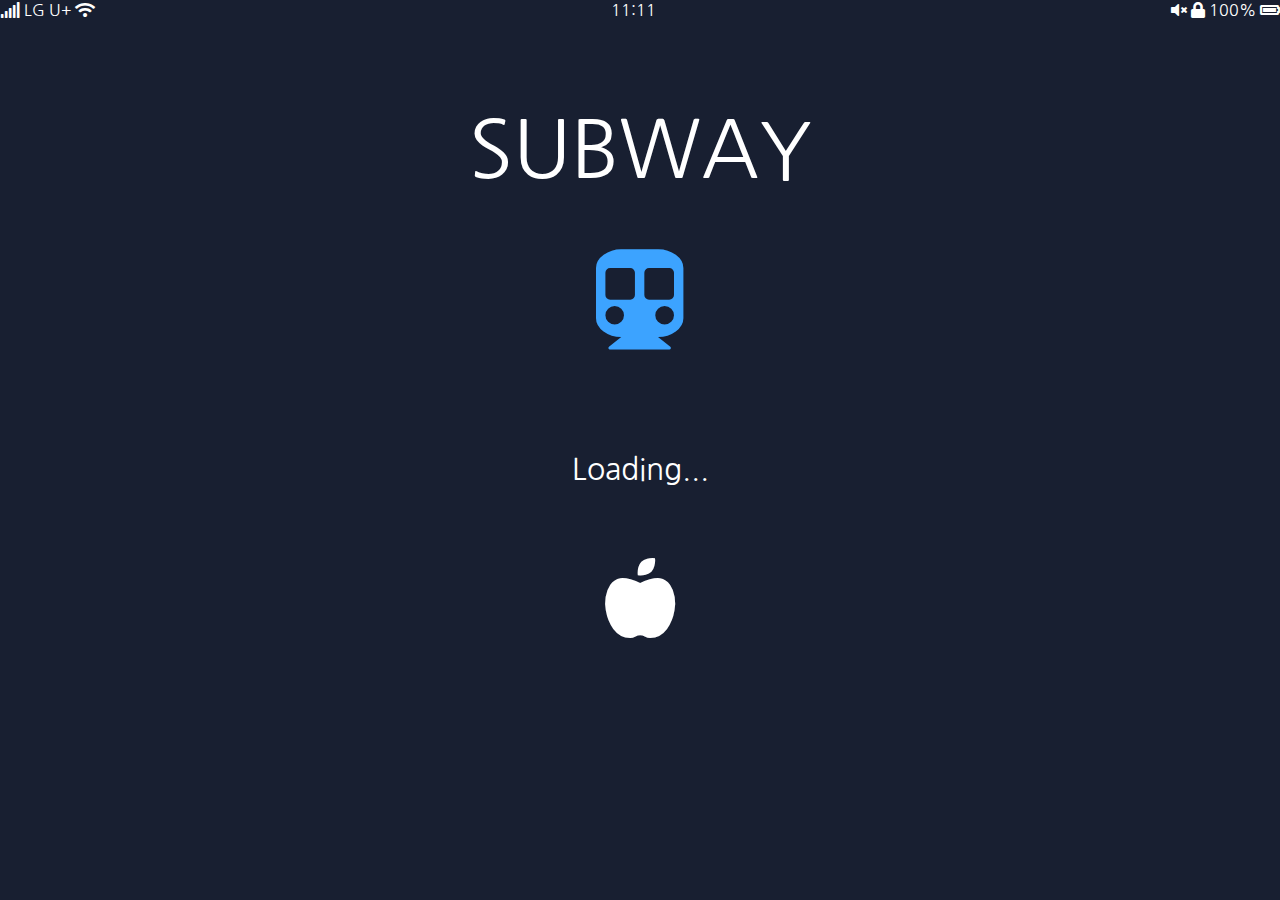
<file: html/index.html>
<!DOCTYPE html>
<html lang="en">
  <head>
    <meta charset="UTF-8" />
    <meta name="viewport" content="width=device-width, initial-scale=1.0" />
    <meta http-equiv="X-UA-Compatible" content="ie=edge" />
    <link rel="stylesheet" href="../css/style.css" />
    <link
      rel="stylesheet"
      href="https://use.fontawesome.com/releases/v5.9.0/css/all.css"
    />
    <title>Index | Project</title>
  </head>
  <body class="index-body">
    <header class="header">
      <div class="index-header-box">
        <div class="header-box__left-box">
          <i class="fas fa-signal"></i>
          <span class="header-box__time-box">LG U+</span>
          <i class="fas fa-wifi"></i>
        </div>
        <div class="header-box__middle-box">
          <span class="header-box__time-box">11:11</span>
        </div>
        <div class="header-box__right-box">
          <i class="fas fa-volume-mute"></i>
          <i class="fas fa-lock"></i>
          <span class="header-box__battery-level">100%</span>
          <i class="fas fa-battery-full"></i>
        </div>
      </div>
    </header>
    <main class="index-main">
      <div class="main-box">
        <div class="rectangular-title-box main-box">
          <span class="rect-title__span">SUBWAY</span>
        </div>
        <div class="subway-icon-box main-box">
          <i class="fas fa-subway"></i>
        </div>
        <div class="loading-icon-box main-box">
          <a href="main.html">
            <span class="loading-span">Loading...</span>
          </a>
        </div>
        <div class="logo-box main-box">
          <i class="fas fa-apple-alt"></i>
        </div>
      </div>
    </main>
    <script src="../js/time.js"></script>
  </body>
</html>
</file>
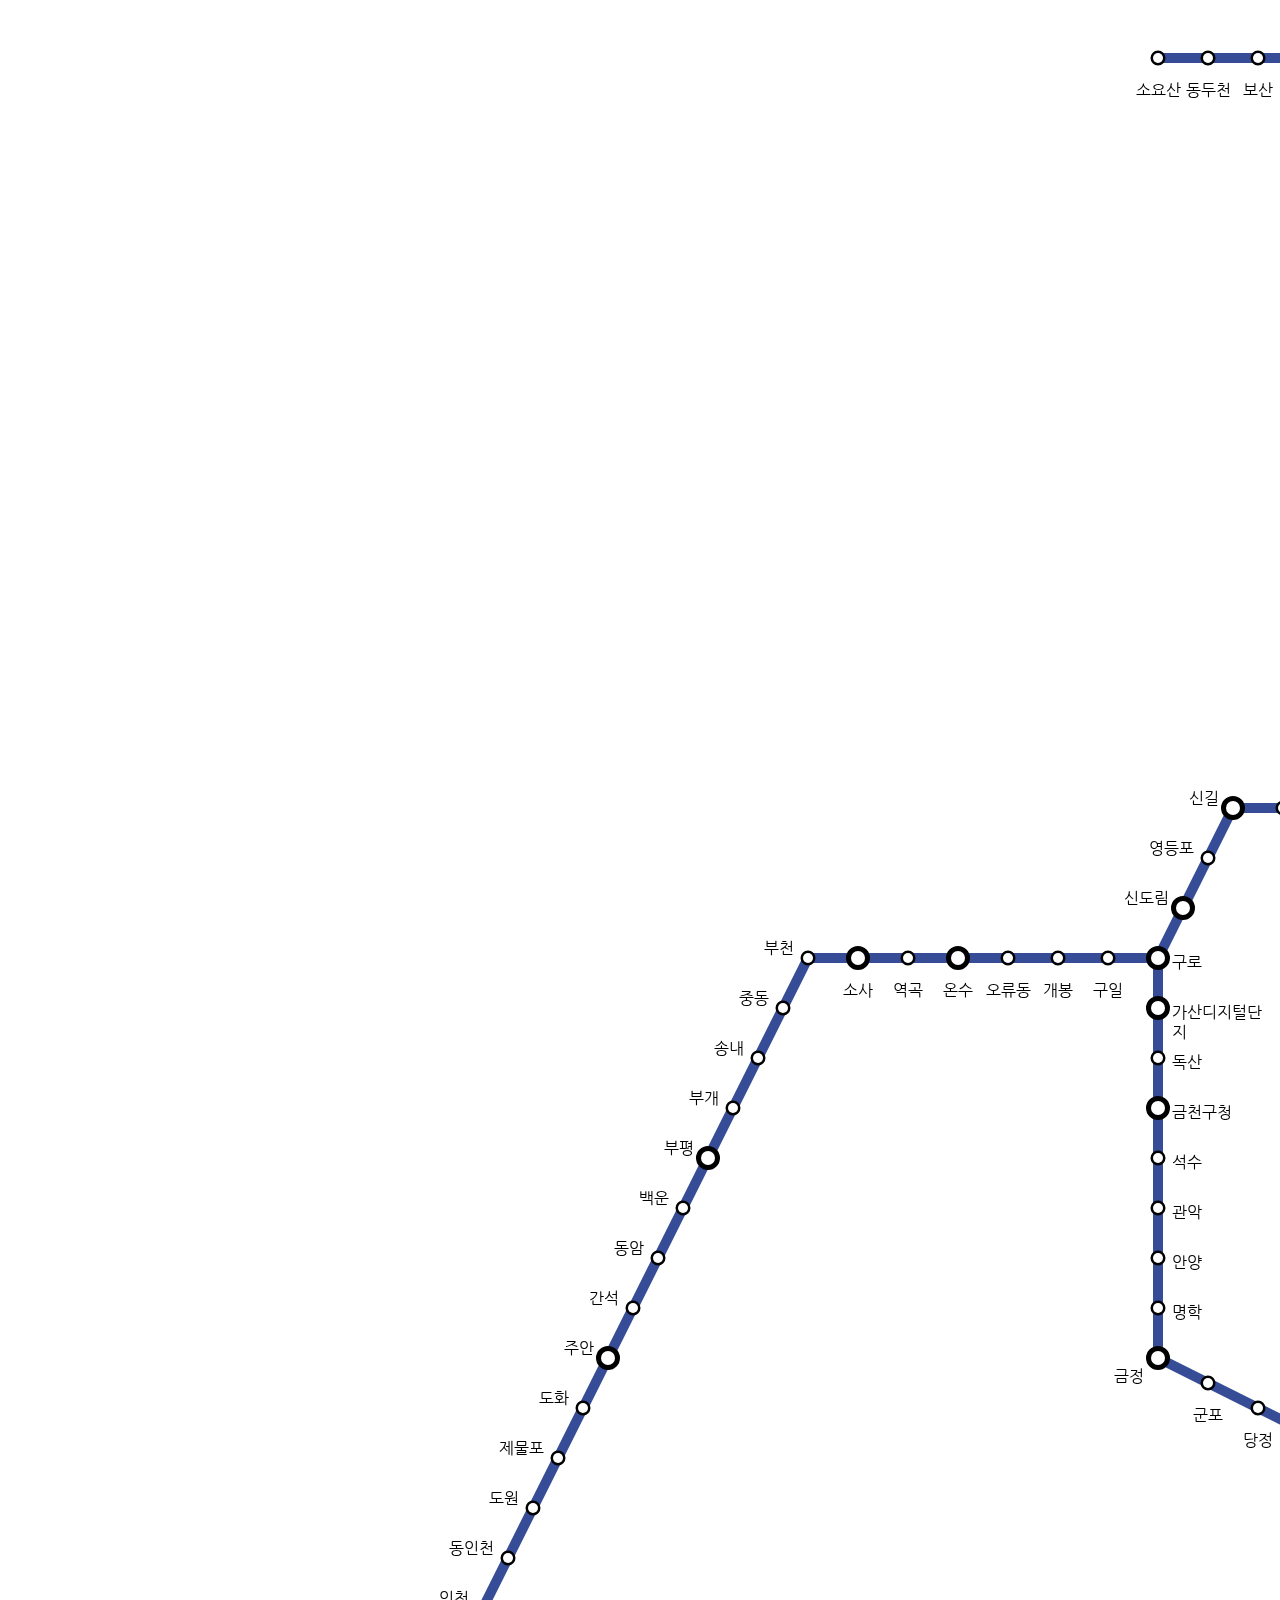
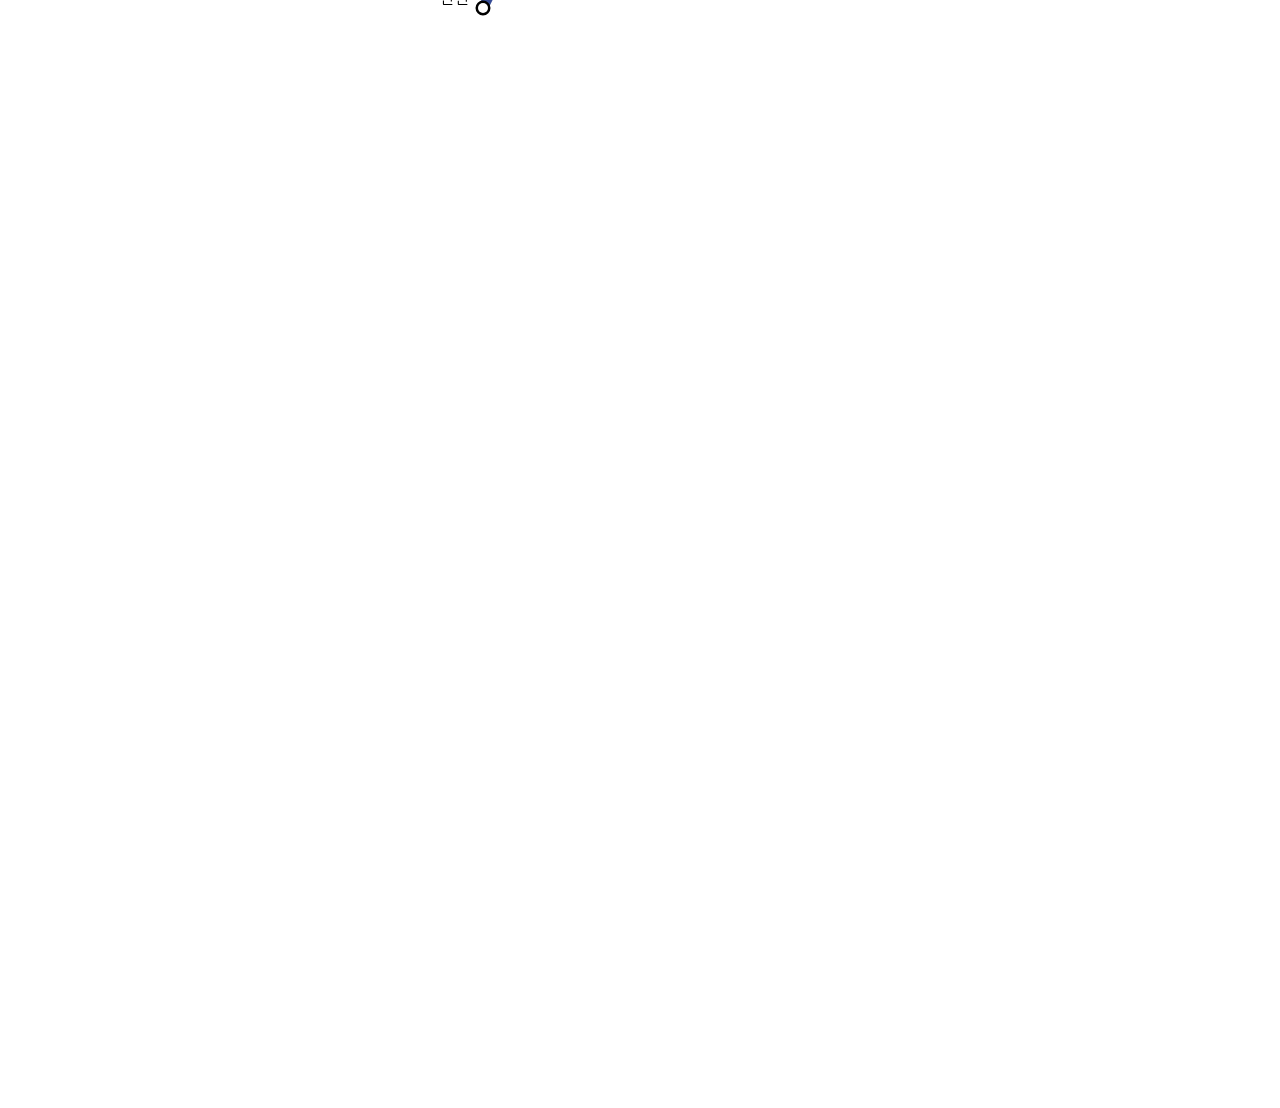
<file: html/main.html>
<!DOCTYPE html>
<html lang="en">
  <head>
    <meta charset="UTF-8" />
    <meta name="viewport" content="width=device-width, initial-scale=1.0" />
    <meta http-equiv="X-UA-Compatible" content="ie=edge" />
    <meta
      name="viewport"
      content="user-scalable=no, width=device-width, initial-scale=1, maximum-scale=1"
    />
    <script
      type="text/javascript"
      src="https://code.jquery.com/jquery-1.9.0.min.js"
    ></script>
    <script
      type="text/javascript"
      src="../js/jquery.subwayMap-0.5.3.js"
    ></script>
    <title>Main | Project</title>
    <link rel="stylesheet" href="../css/style.css" />
    <link rel="stylesheet" href="../css/main.css" />
  </head>
  <body>
    <div
      data-columns="100"
      data-rows="90"
      data-cellSize="25"
      data-legendId="legend"
      data-textClass="text"
      data-lineWidth="10"
      class="subway-map"
    >
      <ul data-color="#364C96" data-label="1호선">
        <li data-coords="46,2">
          소요산
        </li>
        <li data-coords="48,2">
          동두천
        </li>
        <li data-coords="50,2">보산</li>
        <li data-coords="52,2">동두천\n중앙</li>
        <li data-coords="54,2">지행</li>
        <li data-coords="56,2">덕정</li>
        <li data-coords="58,2">덕계</li>
        <li data-coords="60,2">양주</li>
        <li data-coords="62,2">녹양</li>
        <li data-coords="64,2">가능</li>
        <li data-coords="66,2">의정부</li>
        <li data-coords="68,2" data-marker="interchange">회룡</li>
        <li data-coords="70,2">망월사</li>
        <li data-coords="72,2" data-marker="interchange">도봉산</li>
        <li data-coords="74,2"></li>
        <li data-coords="76,5" data-labelPos="SW">도봉</li>
        <li data-coords="78,8" data-labelPos="SW">방학</li>
        <li data-coords="80,11" data-marker="interchange" data-labelPos="NE">
          창동
        </li>
        <li data-coords="80,13" data-labelPos="NE">녹천</li>
        <li data-coords="80,15" data-labelPos="NE">월계</li>
        <li data-coords="80,17" data-marker="interchange" data-labelPos="NE">
          광운대
        </li>
        <li data-coords="80,19" data-marker="interchange" data-labelPos="NE">
          석계
        </li>
        <li data-coords="78,20" data-labelPos="SE">신이문</li>
        <li data-coords="76,21" data-labelPos="SE">외대앞</li>
        <li data-coords="74,21" data-marker="interchange">회기</li>
        <li data-coords="72,21" data-marker="interchange">청량리</li>
        <li data-coords="70,21">제기동</li>
        <li data-coords="68,21" data-marker="interchange">신설동</li>
        <li data-coords="66,21" data-marker="interchange">동묘앞</li>
        <li data-coords="64,21" data-marker="interchange">동대문</li>
        <li data-coords="62,21">종로5가</li>
        <li data-coords="60,21" data-labelPos="S" data-marker="interchange">
          종로3가
        </li>
        <li data-coords="58,21" data-labelPos="NW">종각</li>
        <li data-coords="56,24" data-marker="interchange" data-labelPos="E">
          시청
        </li>
        <li
          data-coords="56,26"
          data-marker="interchange"
          data-labelPos="E"
          data-markereInfo="@interchange"
          data-reverseMarkers="true"
        >
          서울역
        </li>
        <li data-coords="55,28" data-labelPos="SE">남영</li>
        <li data-coords="54,30" data-marker="interchange" data-labelPos="SE">
          용산
        </li>
        <li data-coords="53,32" data-marker="interchange" data-labelPos="SE">
          노량진
        </li>
        <li data-coords="51,32" data-labelPos="SE">대방</li>
        <li data-coords="49,32" data-labelPos="NW" data-marker="interchange">
          신길
        </li>
        <li data-coords="48,34" data-labelPos="NW">영등포</li>
        <li data-coords="47,36" data-labelPos="NW" data-marker="interchange">
          신도림
        </li>
        <li data-coords="46,38" data-labelPos="E" data-marker="interchange">
          구로
        </li>
      </ul>
      <!-- 구로 좌측 인천 방면 -->
      <ul data-color="#364C96" data-label="1호선">
        <li data-coords="46,38"></li>
        <li data-coords="44,38">구일</li>
        <li data-coords="42,38">개봉</li>
        <li data-coords="40,38">오류동</li>
        <li data-coords="38,38" data-marker="interchange">온수</li>
        <li data-coords="36,38">역곡</li>
        <li data-coords="34,38" data-marker="interchange">소사</li>
        <li data-coords="32,38" data-labelPos="NW">부천</li>
        <li data-coords="31,40" data-labelPos="NW">중동</li>
        <li data-coords="30,42" data-labelPos="NW">송내</li>
        <li data-coords="29,44" data-labelPos="NW">부개</li>
        <li data-coords="28,46" data-marker="interchange" data-labelPos="NW">
          부평
        </li>
        <li data-coords="27,48" data-labelPos="NW">백운</li>
        <li data-coords="26,50" data-labelPos="NW">동암</li>
        <li data-coords="25,52" data-labelPos="NW">간석</li>
        <li data-coords="24,54" data-marker="interchange" data-labelPos="NW">
          주안
        </li>
        <li data-coords="23,56" data-labelPos="NW">도화</li>
        <li data-coords="22,58" data-labelPos="NW">제물포</li>
        <li data-coords="21,60" data-labelPos="NW">도원</li>
        <li data-coords="20,62" data-labelPos="NW">동인천</li>
        <li data-coords="19,64" data-labelPos="NW">인천</li>
      </ul>
      <!-- 구로 하행 -->
      <ul data-color="#364C96" data-label="1호선">
        <li data-coords="46,38"></li>
        <li data-coords="46,40" data-marker="interchange" data-labelPos="E">
          가산디지털단지
        </li>
        <li data-coords="46,42" data-labelPos="E">독산</li>
        <li data-coords="46,44" data-marker="interchange" data-labelPos="E">
          금천구청
        </li>
        <li data-coords="46,46" data-labelPos="E">석수</li>
        <li data-coords="46,48" data-labelPos="E">관악</li>
        <li data-coords="46,50" data-labelPos="E">안양</li>
        <li data-coords="46,52" data-labelPos="E">명학</li>
        <li data-coords="46,54" data-marker="interchange" data-labelPos="SW">
          금정
        </li>
        <li data-coords="48,55">군포</li>
        <li data-coords="50,56">당정</li>
        <li data-coords="52,57">의왕</li>
        <li data-coords="54,58"></li>
        <li data-coords="56,58">성균관대</li>
        <li data-coords="58,58">화서</li>
        <li data-coords="60,58" data-marker="interchange">수원</li>
        <li data-coords="62,58">세류</li>
        <li data-coords="64,58">병점</li>
        <li data-coords="66,58">세마</li>
        <li data-coords="68,58">오산대</li>
        <li data-coords="70,58" data-labelPos="NE">오산</li>
        <li data-coords="71,60" data-labelPos="SW">진위</li>
        <li data-coords="72,62" data-labelPos="SW">송탄</li>
        <li data-coords="73,64" data-labelPos="SW">서정리</li>
        <li data-coords="74,66" data-labelPos="SW">지제</li>
        <li data-coords="75,68" data-labelPos="SW">평택</li>
        <li data-coords="76,70" data-labelPos="SW">성환</li>
        <li data-coords="78,70">직산</li>
        <li data-coords="80,70">두정</li>
        <li data-coords="82,70">천안</li>
        <li data-coords="84,70">봉명</li>
        <li data-coords="86,70">쌍용</li>
        <li data-coords="88,70">아산</li>
        <li data-coords="90,70">배방</li>
        <li data-coords="92,70">온양온천</li>
        <li data-coords="94,70">신창</li>
      </ul>
    </div>
    <!--
    <div id="legend"></div>
    -->
    <!-- 팝업 될 레이어 -->
    <div class="modal">
      <div class="modal-content">
        <div class="title-box">
          <h1 class="title">인천</h1>
        </div>
        <div class="btn-box">
          <input type="button" class="mainBtn" value="메인" />
          <input type="button" class="submitBtn" value="시간표" />
        </div>
      </div>
    </div>
    <script type="text/javascript">
      $(".subway-map").subwayMap({ debug: true });
    </script>
    <script src="../js/toggle.js"></script>
    <script src="../js/hammer.js"></script>
    <script src="../js/main.js"></script>
    <script type="text/javascript">
      $("body").animate(
        {
          scrollTop: 300
        },
        500
      );
    </script>
  </body>
</html>
</file>
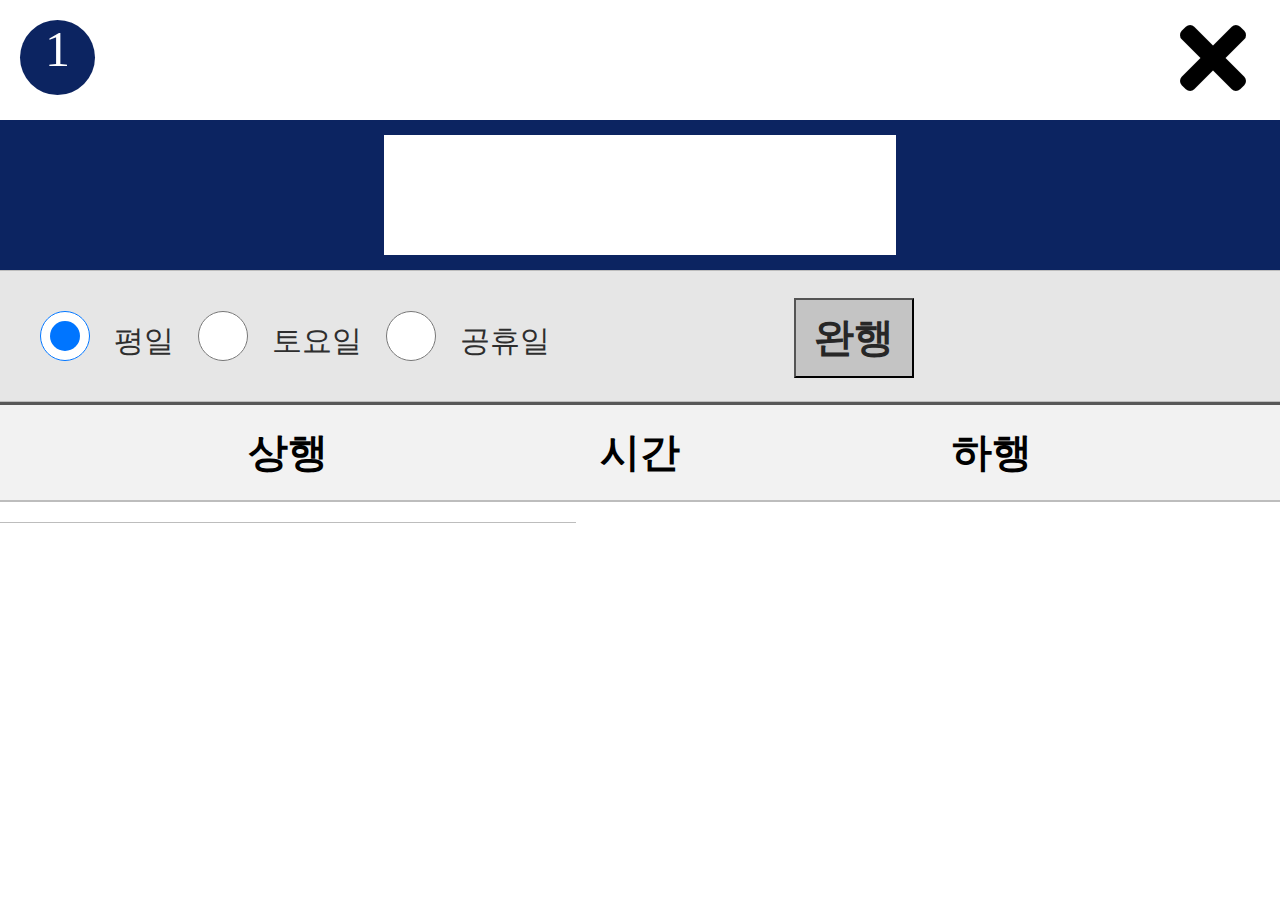
<file: html/stationtable.html>
<!doctype html>
<html>
  <head>
    <title>Project | Table</title>
    <meta charset="utf-8">
    <link rel="stylesheet" href="../css/table.css?ver=1">
    <link rel="stylesheet" href="https://use.fontawesome.com/releases/v5.9.0/css/all.css">
    <script src="../js/urlParameterGet.js?ver=1"></script>
    <script src="../js/fileInterpret.js?ver=1"></script>
  </head>
  <body>
    <header>
      <div class="TopBar_Flex_Container">
        <span class="TopBar_Flex_LineInfo">1</span>
          <span class="TopBar_Flex_Button">
            <a href="main.html">
              <i class="fa fa-times fa-6x"></i>
            </a>
          </span>
      </div>
      <div class="Station_info">
        <span class="Station_info_name">
          <span class="Station_info_name_text">
            <script>
              document.write(getParam("station"));
              var day = sessionStorage.getItem('bu_day');
              var wangeup = sessionStorage.getItem('bu_wangeup');
              if(day == null && wangeup == null){
                day = "평일";
                wangeup = "완행";
              }
            </script>
          </span>
        </span>
      </div>
      <div class="ButtonList">
        <script>
          function hyper_radio(_radio){
          day = _radio.value;
          sessionStorage.setItem('bu_day', day);
          sessionStorage.setItem('bu_wangeup', wangeup);
          location.reload();
          }
          function check(_box){
          if(_box.value=="완행"){
            _box.value = "급행";
            wangeup = "급행";
          }
          else if(_box.value=="급행"){
            _box.value = "완행";
            wangeup = "완행";
          }
          sessionStorage.setItem('bu_day', day);
          sessionStorage.setItem('bu_wangeup', wangeup);
          location.reload();
          }
        </script>
        <input type="radio" name="day" value="평일" id="weekdayButton" onclick="hyper_radio(this)" checked="checked">
        <label for, id="weekdayButton">평일</label>
        <input type="radio" name="day" value="토요일" id="saturdayButton" onclick="hyper_radio(this)">
        <label for, id="saturdayButton">토요일</label>
        <input type="radio" name="day" value="공휴일" id="sundayButton" onclick="hyper_radio(this)">
        <label for, id="sundayButton">공휴일</label>
        <input type="button" name="wangeup" value="급행" id="wangeup" onclick="check(this)">
      </div>
    </header>
    <section>
      <script>
        if(day=="평일")
          document.getElementById("weekdayButton").checked = true;
        else if(day=="토요일")
          document.getElementById("saturdayButton").checked = true;
        else if(day=="공휴일")
          document.getElementById("sundayButton").checked = true;
        document.getElementById("wangeup").setAttribute('value', wangeup);
        var ListText = loadFile("https://milkbottle0305.github.io/subway/data/"+getParam("station")+" "+day+".txt").split('\n');
        var table_obj = Array();
        getTextData(table_obj);
      </script>
      <div class="TableUnit">
        <table class="border0">
          <thead>
            <tr>
              <th width=45%>상행</th>
              <th width=10%>시간</th>
              <th width=45%>하행</th>
            </tr>
          </thead>
          <tbody>
            <script>
              for(var i = 5; i < 24; i++) {
                document.write("<tr> <td>");
                  for(var j = 0; j < table_obj.length; j++) {
                    if(table_obj[j]['haeng']=="상행") {
                      if(table_obj[j]['wangeup']==wangeup){
                        if(Number(table_obj[j]['time'].substr(0,2)) == i) {
                          document.write(table_obj[j]['time'].substr(2,4)+table_obj[j]['arrive']+" ");
                        }
                      }
                    }
                  }
                  document.write("</td>");
                  document.write("<td id='time_col'>"+i+"</td>");
                  document.write("<td>");
                  for(var j = 0; j < table_obj.length; j++) {
                    if(table_obj[j]['haeng']=="하행") {
                      if(table_obj[j]['wangeup']==wangeup){
                        if(Number(table_obj[j]['time'].substr(0,2)) == i) {
                          document.write(table_obj[j]['time'].substr(2,4)+table_obj[j]['arrive']+" ");
                        }
                      }
                    }
                  }
                  document.write("</td> </tr>");
              }
                document.write("<tr> <td>");
                  for(var j = 0; j < table_obj.length; j++) {
                    if(table_obj[j]['haeng']=="상행") {
                      if(table_obj[j]['wangeup']==wangeup){
                        if(Number(table_obj[j]['time'].substr(0,2)) == 0) {
                          document.write(table_obj[j]['time'].substr(2,4)+table_obj[j]['arrive']+" ");
                        }
                      }
                    }
                  }
                  document.write("</td>");
                  document.write("<td id='time_col'>"+"00"+"</td>");
                  document.write("<td>");
                  for(var j = 0; j < table_obj.length; j++) {
                    if(table_obj[j]['haeng']=="하행") {
                      if(table_obj[j]['wangeup']==wangeup){
                        if(Number(table_obj[j]['time'].substr(0,2)) == 0) {
                          document.write(table_obj[j]['time'].substr(2,4)+table_obj[j]['arrive']+" ");
                        }
                      }
                    }
                  }
                  document.write("</td> </tr>");
            </script>
          </tbody>
        </table>
      </div>
    </section>
  </body>
</html>
</file>
<file: css/style.css>
@import url("https://fonts.googleapis.com/css?family=Nanum+Gothic&display=swap&subset=korean");
@import "index.css";
@import "header.css";
@import "modal.css";

/* 전체 부분 */
body {
  font-family: "Nanum Gothic";
  width: 100%;
  height: 100%;
}

a {
  color: inherit;
  text-decoration: none;
}

@media only screen and (max-width: 600px) {
}
</file>
<file: css/main.css>
/* text class = span class */
.text:hover {
  cursor: pointer;
}

html {
  width: 3000px;
  height: 2700px;
}
</file>
<file: css/table.css>
a{
    text-decoration: none;
    color: black;
}
html, body{
    margin: 0;
    padding: 0;
}
label{
    position: relative;
    bottom: 10px;
    font-size: 30px;
    color: #2E2E2E;
}
table {
    width: 100%;
    border-top: 3px solid #585858;
}
th, td{
    font-size: 40px;
    text-align: center;
    padding-top: 10px;
    padding-bottom: 10px;
}
th{
    background-color: #F2F2F2;
    padding-top: 20px;
    padding-bottom: 20px;
    border-bottom: 2px solid #BDBDBD;
}
td{
    border-bottom: 1px solid #BDBDBD;
}
.TopBar_Flex_Container{
    width: 100%;
    height: 100px;
    display: flex;
}
.TopBar_Flex_LineInfo{
    position: relative;
    top: 20px;
    left: 20px;
    width: 75px;
    height: 75px;
    font-size: 50px;
    background-color: #0c2461;
    text-align: center;
    color: white;
    border-radius: 100%;
}
.TopBar_Flex_Button{
    position: relative;
    top: 10px;
    height: 100px;
    width: 100px;
    flex: none;
    margin-left: auto;
}
.Station_info{
    display: flex;
    margin-top: 20px;
    width: 100%;
    height: 150px;
    background-color: #0c2461;
    align-items: center;
    justify-content: center;
}
.Station_info_name{
    display: flex;
    position: absolute;
    width: 40%;
    height: 120px;
    background-color: white;
    padding: 0px;
    align-items: center;
    justify-content: center;
}
.Station_info_name_text{
    position: absolute;
    color: #0c2461;
    font-size: 50px;
}
.ButtonList{
    padding-top: 30px;
    width: 100%;
    height: 100px;
    background-color: #E6E6E6;
    border-top: 1px solid #BDBDBD;
    border-bottom: 1px solid #BDBDBD;
}
#weekdayButton{
    position: relative;
    left: 30px;
    width: 50px;
    height: 50px;
    margin: 10px;
}
#saturdayButton{
    position: relative;
    left: 30px;
    width: 50px;
    height: 50px;
    margin: 10px;
}
#sundayButton{
    position: relative;
    left: 30px;
    width: 50px;
    height: 50px;
    margin: 10px;
}
#wangeup{
    position: relative;
    left: 260px;
    top: -10px;
    width: 120px;
    height: 80px;
    font-size: 40px;
    border:1x solid #525252;    /*---테두리 정의---*/
    background-color:#c4c4c4;   /*--백그라운드 정의---*/
    font:30px;      /*--폰트 정의---*/
    font-weight:bold;   /*--폰트 굵기---*/
    color:#272727;    /*--폰트 색깔---*/
}
.TableUnit{
    margin: 0;
    padding: 0;
    width:100%;
}
.border0{
    border-spacing: 0;
}
#time_col{
    background-color: #F2F2F2;
}
</file>
